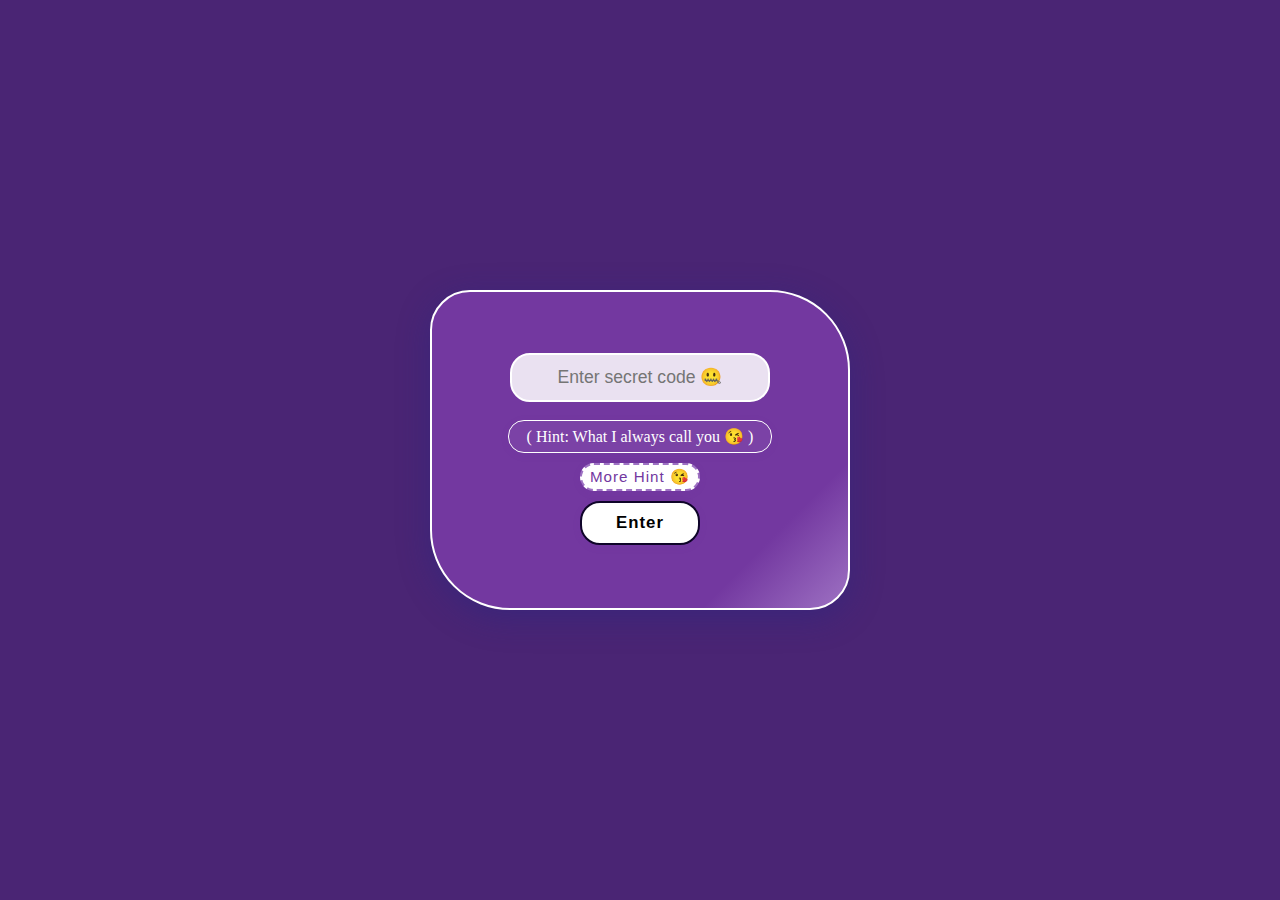
<file: index.html>
<!DOCTYPE html>
<html lang="en">
    <head>
        <meta charset="UTF-8">
        <meta name="viewport" content="width=device-width, initial-scale=1.0">
        <title>Happy Birthday! | Login</title>
        <link rel="stylesheet" href="assets/css/login-style.css">
    </head>
    <body>
        <div class="main">
            <div class="code-container">
                <form>
                    <input id="secret-input" type="password" placeholder="Enter secret code 🤐">
                    <p class="hint">( Hint: What I always call you 😘 )</p>
                    <button type="button" id="hint-btn">More Hint 😘</button>
                    <p class="hint" id="hint-bubble" style="display:none;">It has 8 letters and my nickname to you :3</p>
                    <button type="button" id="enter-btn">Enter</button>
                </form>
            </div>
        </div>
    <script src="assets/js/auth.js"></script>
    </body>
</html>
</file>
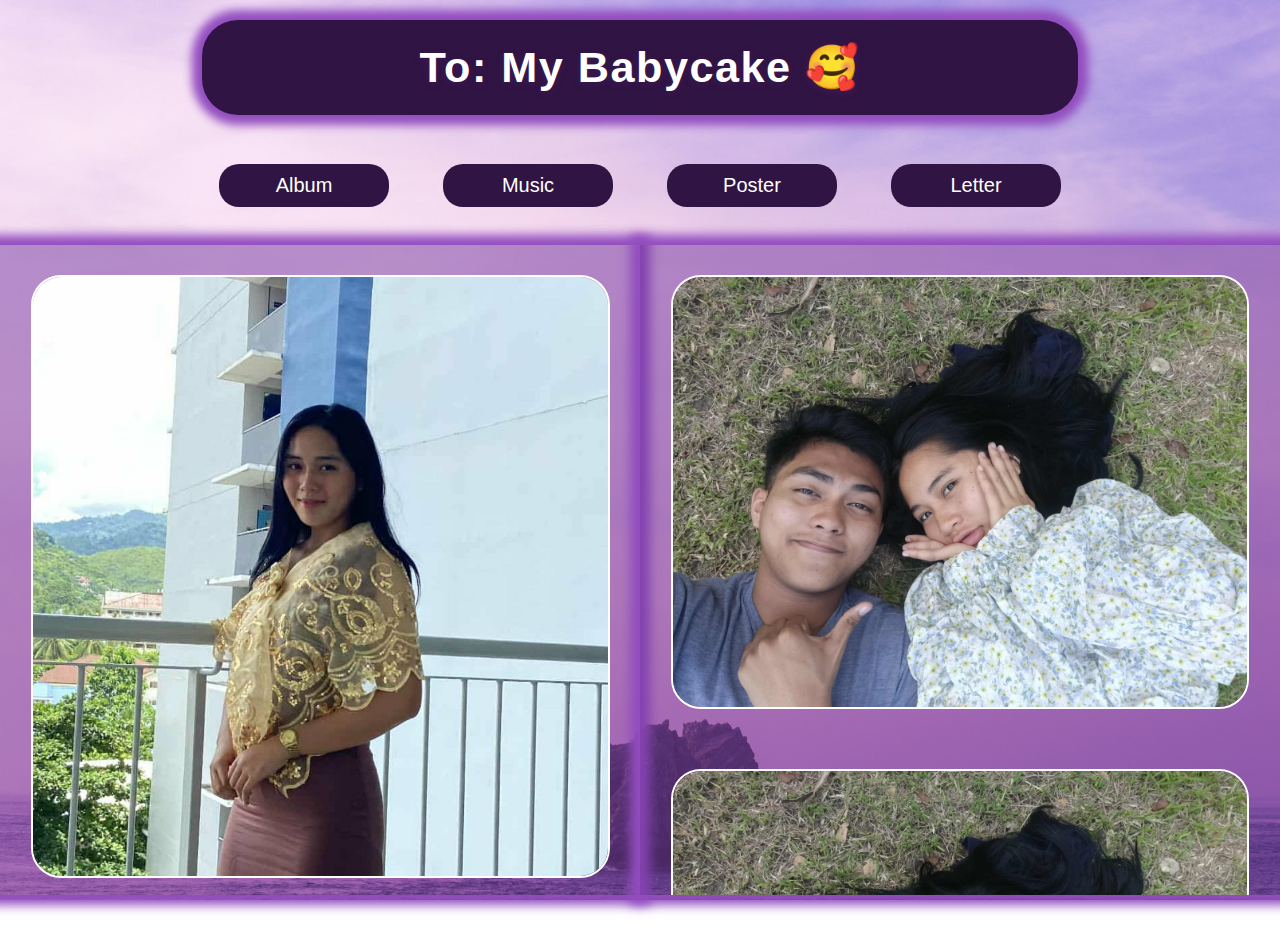
<file: pages/album.html>
<!DOCTYPE html>
<html lang="en">
    <head>
        <meta charset="UTF-8">
        <meta name="viewport" content="width=device-width, initial-scale=1.0">
        <title>Happy Birthday! | Album</title>
        <link rel="stylesheet" href="../assets/css/album.css">
    </head>
    <body>
        <header>
            <h1>To: My Babycake 🥰</h1>
            <nav>
                <ul>
                    <li><a href="album.html">Album</a></li>
                    <li><a href="music.html">Music</a></li>
                    <li><a href="poster.html">Poster</a></li>
                    <li><a href="letter.html">Letter</a></li>
                </ul>
            </nav>
        </header>
        <div class="storage">
            <div class="you">
                <img src="../assets/img/you/e91cce07-d6fb-498a-9001-9f9883db2b75.jfif" alt="">
                <img src="../assets/img/you/img3.jpg" alt="">
                <img src="../assets/img/you/img4.jpg" alt="">
                <img src="../assets/img/you/img6.jpg" alt="">
                <img src="../assets/img/you/22b30285-2e44-4ae5-8e47-a85d5554288b.jpg" alt="#">
                <img src="../assets/img/you/1.jpg" alt="">
                <img src="../assets/img/you/2.jpg" alt="">
                <img src="../assets/img/you/3.jpg" alt="">
                <img src="../assets/img/you/4.jpg" alt="">
                <img src="../assets/img/you/5.jpg" alt="">
                <img src="../assets/img/you/6.jpg" alt="">
                <img src="../assets/img/you/7.jpg" alt="">
                <img src="../assets/img/you/8.jpg" alt="">
            </div>
            <div class="us">
                <img src="../assets/img/us/862aa4eb-2dff-491d-86fe-3d6d839e7cc3.jpg" alt="">
                <img src="../assets/img/us/c0899e47-1a86-43d4-a3cc-bb0b36af3ccd.jpg" alt="">
                <img src="../assets/img/us/c3f42312-3242-4c0d-8a1c-3bcf4beeb684.jpg" alt="">
                <img src="../assets/img/us/c429a893-bc3f-478f-9bd1-6a27332a7194.jpg" alt="">
                <img src="../assets/img/us/d90705c3-31e4-41ae-87f4-1d45a99d7f3f.jpg" alt="">
                <img src="../assets/img/us/img1.jpg" alt="">
                <img src="../assets/img/us/img5.jpg" alt="">
                <img src="../assets/img/us/1.jpg" alt="">
            </div>
        </div>
    </body>
</html>
</file>
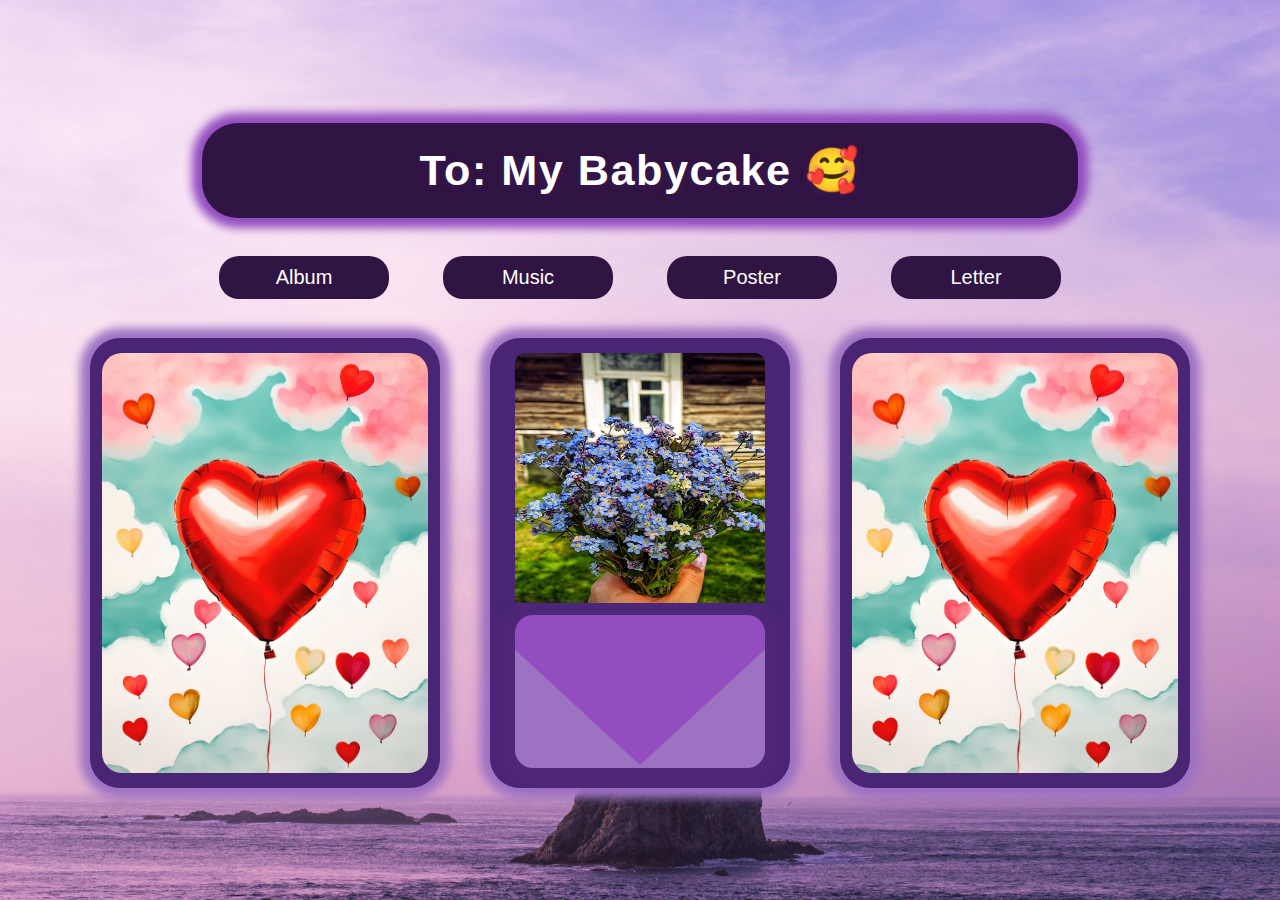
<file: pages/letter.html>
<!DOCTYPE html>
<html lang="en">
    <head>
        <meta charset="UTF-8">
        <meta name="viewport" content="width=device-width, initial-scale=1.0">
        <title>Happy Birthday | Letter</title>
        <link rel="stylesheet" href="../assets/css/letter.css">
    </head>
    <body>
        <header>
            <h1>To: My Babycake 🥰</h1>
            <nav>
                <ul>
                    <li><a href="album.html">Album</a></li>
                    <li><a href="music.html">Music</a></li>
                    <li><a href="poster.html">Poster</a></li>
                    <li><a href="letter.html">Letter</a></li>
                </ul>
            </nav>
        </header>
        <div class="main">
            <div class="heart">
                <img src="../assets/img/heart-9150706_1920.jpg" alt="heart">
            </div>
            <div class="row">
                <div class="flower">
                    <img src="../assets/img/flower.jpg" alt="Forget Me Not">
                </div>
                <div class="envelope" id="envelope">
                    <div class="envelope-flap"></div>
                    <div class="envelope-front"></div>
                    <p class="letter-content" id="letter-content">
                        Happy birthday, baba ko!!! 🥳🎈🎉
                        Today is a very special day because it's the day you came into this world—and I'm so grateful I get to celebrate it with you. You're more than just my girlfriend; you're the reason I feel different emotions from day to day and that makes me feel special to feel those emotions from someone dear to me. 
                        <br><br>
                        I admire your kindness, your smiles that make my heart melt, and the you care for the people around you. You inspire me to be a better person just by being yourself.
                        <br><br>
                        When I look back at the moments we've shared together, from the first meet, first little laughs to the deeper conversations. For the past years I've pray to God to give me someone I can say my own, and then suddenly, you came exactly at the time where I needed someone to talk to (even though I didn't reply to you so fast or regularly hehe),  I can't help but feel blessed and I'm excited for all the new ones we’ll make together.
                        <br><br>
                        As you step into 17, I wish you nothing but happiness, growth, and endless love. May this year be full of opportunities, adventures, and everything your heart desires. 
                        <br><br>
                        An as for me, I promise I'll be here for you—cheering you on, holding your hand, and loving you more with every day that passes.
                        <br><br>
                        Happy birthday, babycake 🎉😘. Enjoy your special day, my baby! 😘
                        <br><br>
                        Forever yours, <br>
                        mokmok
                    </p>
                </div>
            </div>
            <div class="heart">
                <img src="../assets/img/heart-9150706_1920.jpg" alt="heart">
            </div>
        </div>
        <script src="../assets/js/envelope.js"></script>
    </body>
</html>
</file>
<file: assets/css/login-style.css>
* {
    margin: 0;
    padding: 0;
    box-sizing: border-box;
}

body {
    display: flex;
    justify-content: center;
    align-items: center;
}

.main {
    display: flex;
    justify-content: center;
    align-items: center;
    width: 100%;
    height: 100vh;
    background-color: #4a2574;
}

.code-container {
    width: 420px;
    min-height: 320px;
    border: 2px solid #fff;
    border-radius: 40px 80px 40px 80px;
    display: flex;
    flex-direction: column;
    justify-content: center;
    align-items: center;
    box-shadow: 0 8px 32px 0 rgba(31, 38, 135, 0.37);
    background: linear-gradient(135deg, #7338A0 80%, #9E72C3 100%);
    padding: 32px 0 24px 0;
}

form {
    display: flex;
    flex-direction: column;
    align-items: center;
}

form input {
    text-align: center;
    padding: 12px 18px;
    margin-bottom: 18px;
    width: 260px;
    border: 2px solid #fff;
    border-radius: 20px;
    font-size: 1.1rem;
    background: rgba(255,255,255,0.85);
    color: #7338A0;
    outline: none;
    transition: box-shadow 0.2s, border-color 0.2s;
}

form input:focus {
    box-shadow: 0 0 0 2px #9E72C3;
    border-color: #9E72C3;
}

form button {
    background-color: #fff;
    text-decoration: none;
    text-align: center;
    width: 120px;
    padding: 10px 0;
    margin-bottom: 10px;
    border: 2px solid #0f0529;
    border-radius: 20px;
    font-size: 1.05rem;
    font-weight: 600;
    letter-spacing: 1px;
    box-shadow: 0 2px 8px rgba(115,56,160,0.08);
    transition: background 0.3s, color 0.3s, border-color 0.3s, box-shadow 0.3s;
}

form button:hover {
    color: #fff;
    background-color: #9E72C3;
    border: 2px solid #fff;
    box-shadow: 0 4px 16px rgba(158,114,195,0.18);
    cursor: pointer;
}

#hint-btn {
    width: 120px;
    height: 28px;
    font-size: 0.95rem;
    text-align: center;
    display: flex;
    justify-content: center;
    align-items: center;
    margin-bottom: 10px;
    background: #fff;
    color: #7338A0;
    border: 2px dashed #9E72C3;
    border-radius: 16px;
    font-weight: 500;
    transition: background 0.3s, color 0.3s, border-color 0.3s;
}

#hint-btn:hover {
    background: #9E72C3;
    color: #fff;
    border-color: #fff;
}

p.hint {
    color: #fff;
    font-size: 1rem;
    margin-bottom: 10px;
    background: rgba(158,114,195,0.18);
    padding: 6px 18px;
    border-radius: 16px;
    box-shadow: 0 2px 8px rgba(115,56,160,0.08);
    max-width: 320px;
    text-align: center;
    border: 1px solid #fff;
    position: relative;
    z-index: 2;
}

#hint-bubble {
    animation: fadeIn 0.5s;
}

@keyframes fadeIn {
    from { opacity: 0; transform: translateY(-10px); }
    to { opacity: 1; transform: translateY(0); }
}
</file>
<file: assets/css/album.css>
* {
    margin: 0; 
    padding: 0;
}

body {
    width: 100%;
    min-height: 100vh;
    background: url(../img/ben-maguire-FTYgqLeseI4-unsplash\ \(1\).jpg);
    background-repeat: no-repeat;
    background-attachment: fixed;
    background-size: 100% 100%;
    text-align: center;
    display: flex;
    flex-direction: column;
    justify-content: center;
    align-items: center;
    font-family: 'Segoe UI', 'Arial', sans-serif;
}

header {
    display: flex;
    flex-direction: column;
    justify-content: center;
    align-items: center;
    margin: 10px;
}

header h1 {
    color: #fff;
    background-color:#301443;
    font-size: 2.7rem;
    margin: 10px;
    text-shadow: 0 2px 8px rgba(115,56,160,0.18);
    letter-spacing: 1.5px;
    text-align: center;
    padding: 22px 38px;
    border-radius: 36px;
    max-width: 800px;
    width: 100%;
    box-shadow: 0px 0px 10px 10px #924DBF;
    font-weight: 700;
    display: block;
}

header nav ul {
    margin-top: 10px;
    display: flex;
    flex-direction: row;
    justify-content: space-evenly;
    align-items: center;
    width: 950px;
    height: 100px;
    border-radius: 30px;
}

nav ul li {
    list-style: none;
    background-color: #301443;
    width: 150px;
    padding: 10px;
    border-radius: 20px;
    transition: 0.3s ease-in-out;
}

nav ul li:hover {
    background-color: #9E72C3;
    cursor: pointer;
}

li a {
    text-decoration: none;
    color: #fff;
    font-size: 20px;
}

.storage {
    display: flex;
    flex-direction: row;
    justify-content: space-evenly;
    align-items: center;
    width: 100%;
}

.storage .you {
    display: flex;
    flex-direction: column;
    align-items: center;
    width: 650px;
    height: 650px;
    background-color: rgba(115,56,160,0.5) ;
    box-shadow: 0px 0px 10px 10px #924DBF;
    overflow: scroll;
    overflow-x: hidden;
    margin-bottom: 50px;
}

.storage .us {
    display: flex;
    flex-direction: column;
    align-items: center;
    width: 650px;
    height: 650px;
    background-color: rgba(115,56,160,0.5) ;
    box-shadow: 0px 0px 10px 10px #924DBF;
    overflow: scroll;
    overflow-x: hidden;
    margin-bottom: 50px;
}


.storage .you img {
    height: 800px;
    width: 575px;
    margin: 30px;
    border: 2px solid #fff;
    border-radius: 30px;
}

.storage .you img:nth-child(1) {
    height: 775px;
    width: 575px;
    border: 2px solid #fff;
    border-radius: 30px;
}

.storage .us img {
    height: 430px;
    margin: 30px;
    border: 2px solid #fff;
    border-radius: 30px;
}

.storage .us img:last-child {
    height: 765px;
    margin: 30px;
    border: 2px solid #fff;
    border-radius: 30px;
}
</file>
<file: assets/css/letter.css>
* {
    margin: 0;
    padding: 0;
}

body {
    width: 100%;
    min-height: 100vh;
    background: url(../img/ben-maguire-FTYgqLeseI4-unsplash\ \(1\).jpg);
    background-repeat: no-repeat;
    background-attachment: fixed;
    background-size: 100% 100%;
    text-align: center;
    display: flex;
    flex-direction: column;
    justify-content: center;
    align-items: center;
    font-family: 'Segoe UI', 'Arial', sans-serif;
}

header {
    display: flex;
    flex-direction: column;
    justify-content: center;
    align-items: center;
    margin: 10px;
}

header h1 {
    color: #fff;
    background-color:#301443;
    font-size: 2.7rem;
    margin: 0;
    text-shadow: 0 2px 8px rgba(115,56,160,0.18);
    letter-spacing: 1.5px;
    text-align: center;
    padding: 22px 38px;
    border-radius: 36px;
    max-width: 800px;
    width: 100%;
    box-shadow: 0px 0px 10px 10px #924DBF;
    font-weight: 700;
    display: block;
}

header nav ul {
    margin-top: 10px;
    display: flex;
    flex-direction: row;
    justify-content: space-evenly;
    align-items: center;
    width: 950px;
    height: 100px;
    border-radius: 30px;
}

nav ul li {
    list-style: none;
    background-color: #301443;
    width: 150px;
    padding: 10px;
    border-radius: 20px;
    transition: 0.3s ease-in-out;
}

nav ul li:hover {
    background-color: #9E72C3;
    cursor: pointer;
}

li a {
    text-decoration: none;
    color: #fff;
    font-size: 20px;
}

.main {
    display: flex;
    flex-direction: row;
    justify-content: center;
    align-items: center;
}

.row {
    display: flex;
    flex-direction: column;
    justify-content: center;
    align-items: center;
    width: 300px;
    min-height: 450px;
    position: relative;
    overflow: visible;
    background-color: #4a2574;
    border-radius: 30px;
    box-shadow: 0px 0px 10px 10px #9E72C3;
}

.flower {
    margin-top: -100px;
    margin-bottom: 20px;
    display: flex;
    justify-content: center;
    align-items: center;
    width: 100%;
    height: 350px;
}

.flower img {
    width: 250px;
    height: 250px;
    border-top-left-radius: 10px;
    border-top-right-radius: 10px;
}

/* Envelope styles */
.envelope {
    position: relative;
    width: 250px;
    height: 50px;
    cursor: pointer;
    display: flex;
    align-items: flex-end;
    justify-content: center;
    flex-direction: column;
}

.envelope-flap {
    position: absolute;
    top: -115%;
    left: 0;
    width: 100%;
    height: 150px;
    background: #924DBF;
    border-top-left-radius: 18px;
    border-top-right-radius: 18px;
    z-index: 3;
    clip-path: polygon(0 0, 115% 0, 50% 100%, -15% 0);
    box-shadow: 0 2px 8px rgba(115,56,160,0.10);
    transform-origin:  bottom center;
    transition: transform 1s cubic-bezier(.77,0,.18,1);
}

.envelope-front {
    position: absolute;
    bottom: 0;
    left: 0;
    width: 100%;
    height: 150px;
    background: #9E72C3;
    border-top-left-radius: 18px;
    border-top-right-radius: 18px;
    border-bottom-left-radius: 18px;
    border-bottom-right-radius: 18px;
    z-index: 2;
    box-shadow: 0 2px 8px 20px rgba(115,56,160,0.10);
    transform: translateY(30%);
}

.letter-content {
    left: 0;
    bottom: 0;
    transform: translateY(1%) scaleY(0.1);
    width: 100%;
    max-width: 420px;
    min-height: 400px;
    background: #f3e9fa;
    color: #7338A0;
    border-radius: 16px;
    box-shadow: 0 4px 16px rgba(158,114,195,0.13);
    padding: 24px 20px;
    font-size: 1.13rem;
    font-family: 'Segoe UI', 'Arial', sans-serif;
    letter-spacing: 0.5px;
    line-height: 1.7;
    text-align: left;
    opacity: 0;
    pointer-events: none;
    z-index: 4;
    overflow-y: auto;
    box-sizing: border-box;
    margin: 0;
    transition: transform 0.7s cubic-bezier(.77,0,.18,1), opacity 0.4s;
}

.envelope.open .envelope-flap {
    transform:  rotateX(60deg) translateY(-115px);
    clip-path: polygon(0 0, 115% 0, 50% 10%, -15% 0);
}

.envelope.open .letter-content {
    transform: translateY(-140px) scaleY(1);
    opacity: 1;
    pointer-events: auto;
}

.heart {
    display: flex;
    justify-content: center;
    align-items: center;
    width: 350px;
    height: 450px;
    position: relative;
    overflow: visible;
    background-color: #4a2574;
    border-radius: 30px;
    box-shadow: 0px 0px 10px 10px #9E72C3;
    margin-right: 50px;
    margin-left: 50px;
}

.heart img {
    height: 420px;
    border-radius: 20px;
    transition: transform 1s ease;
    cursor: pointer;
}

.heart img.rotate {
    transform: rotateY(180deg);
}
</file>
